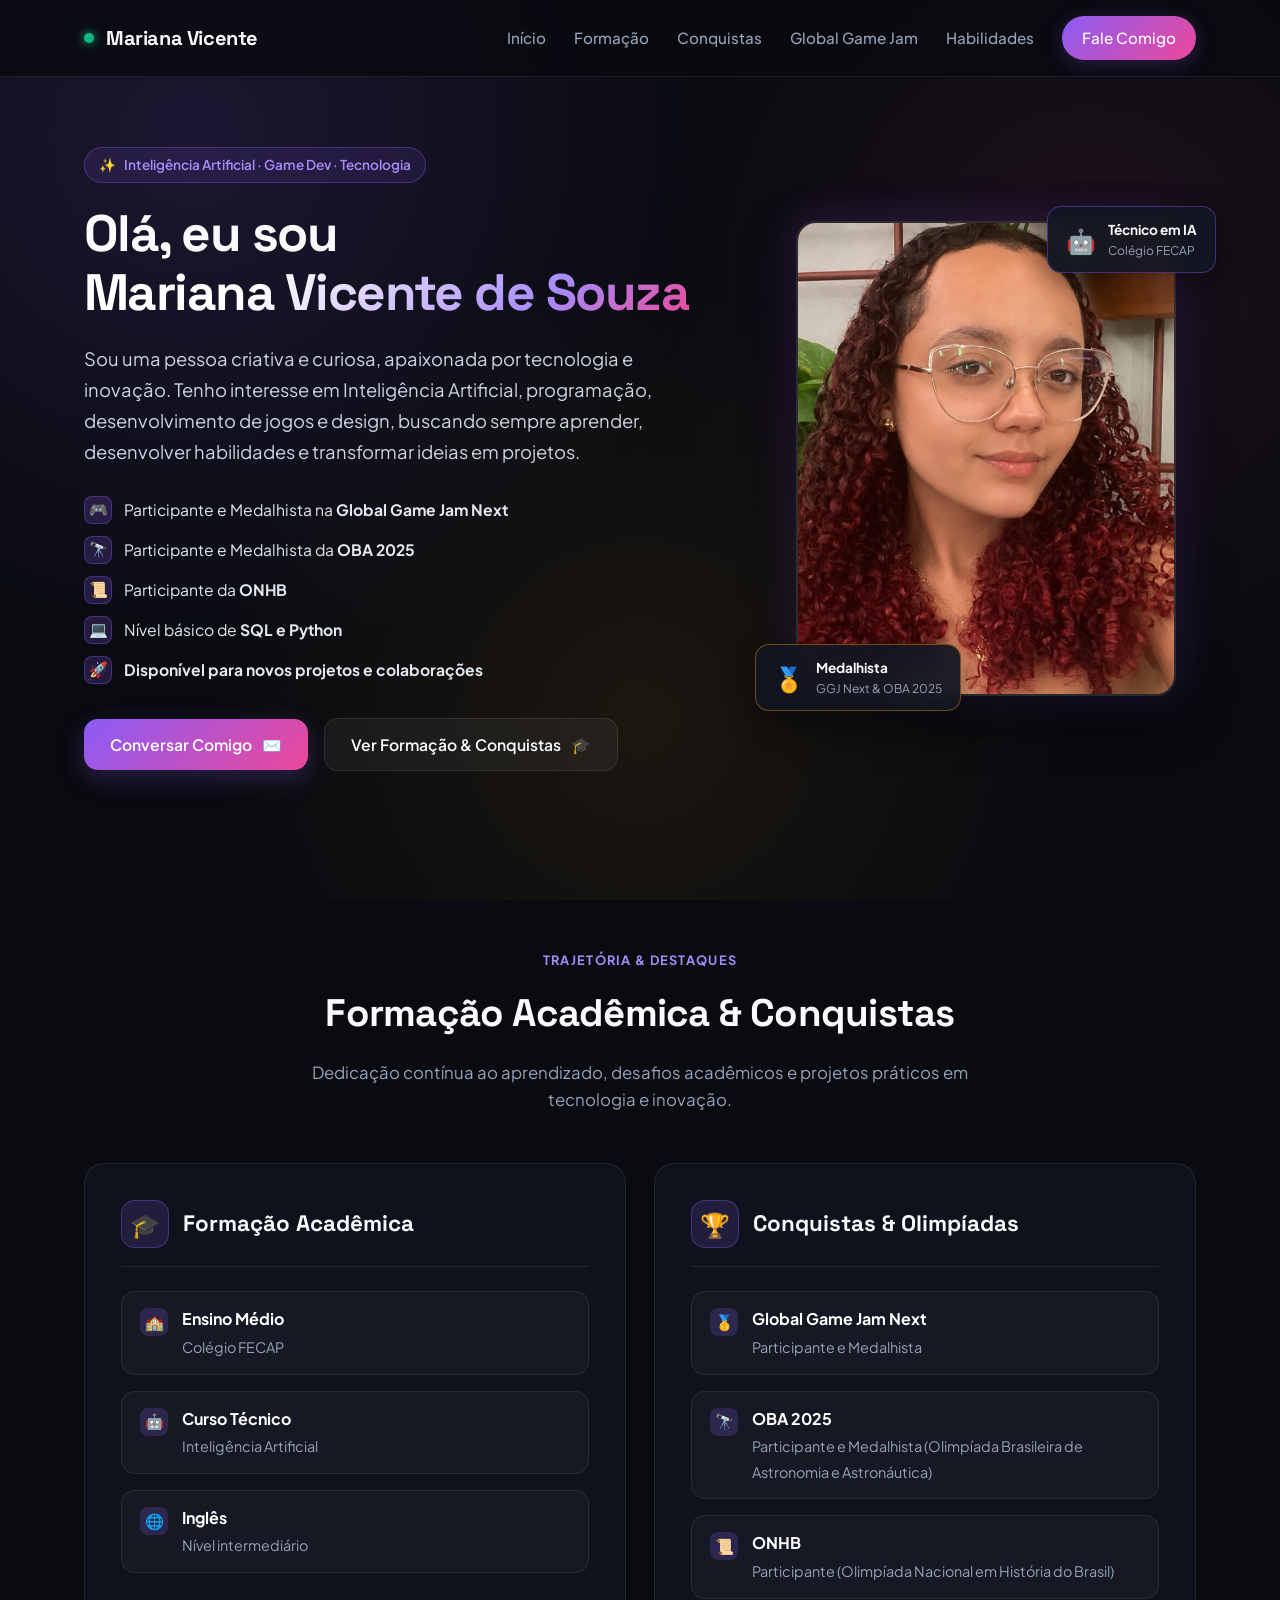
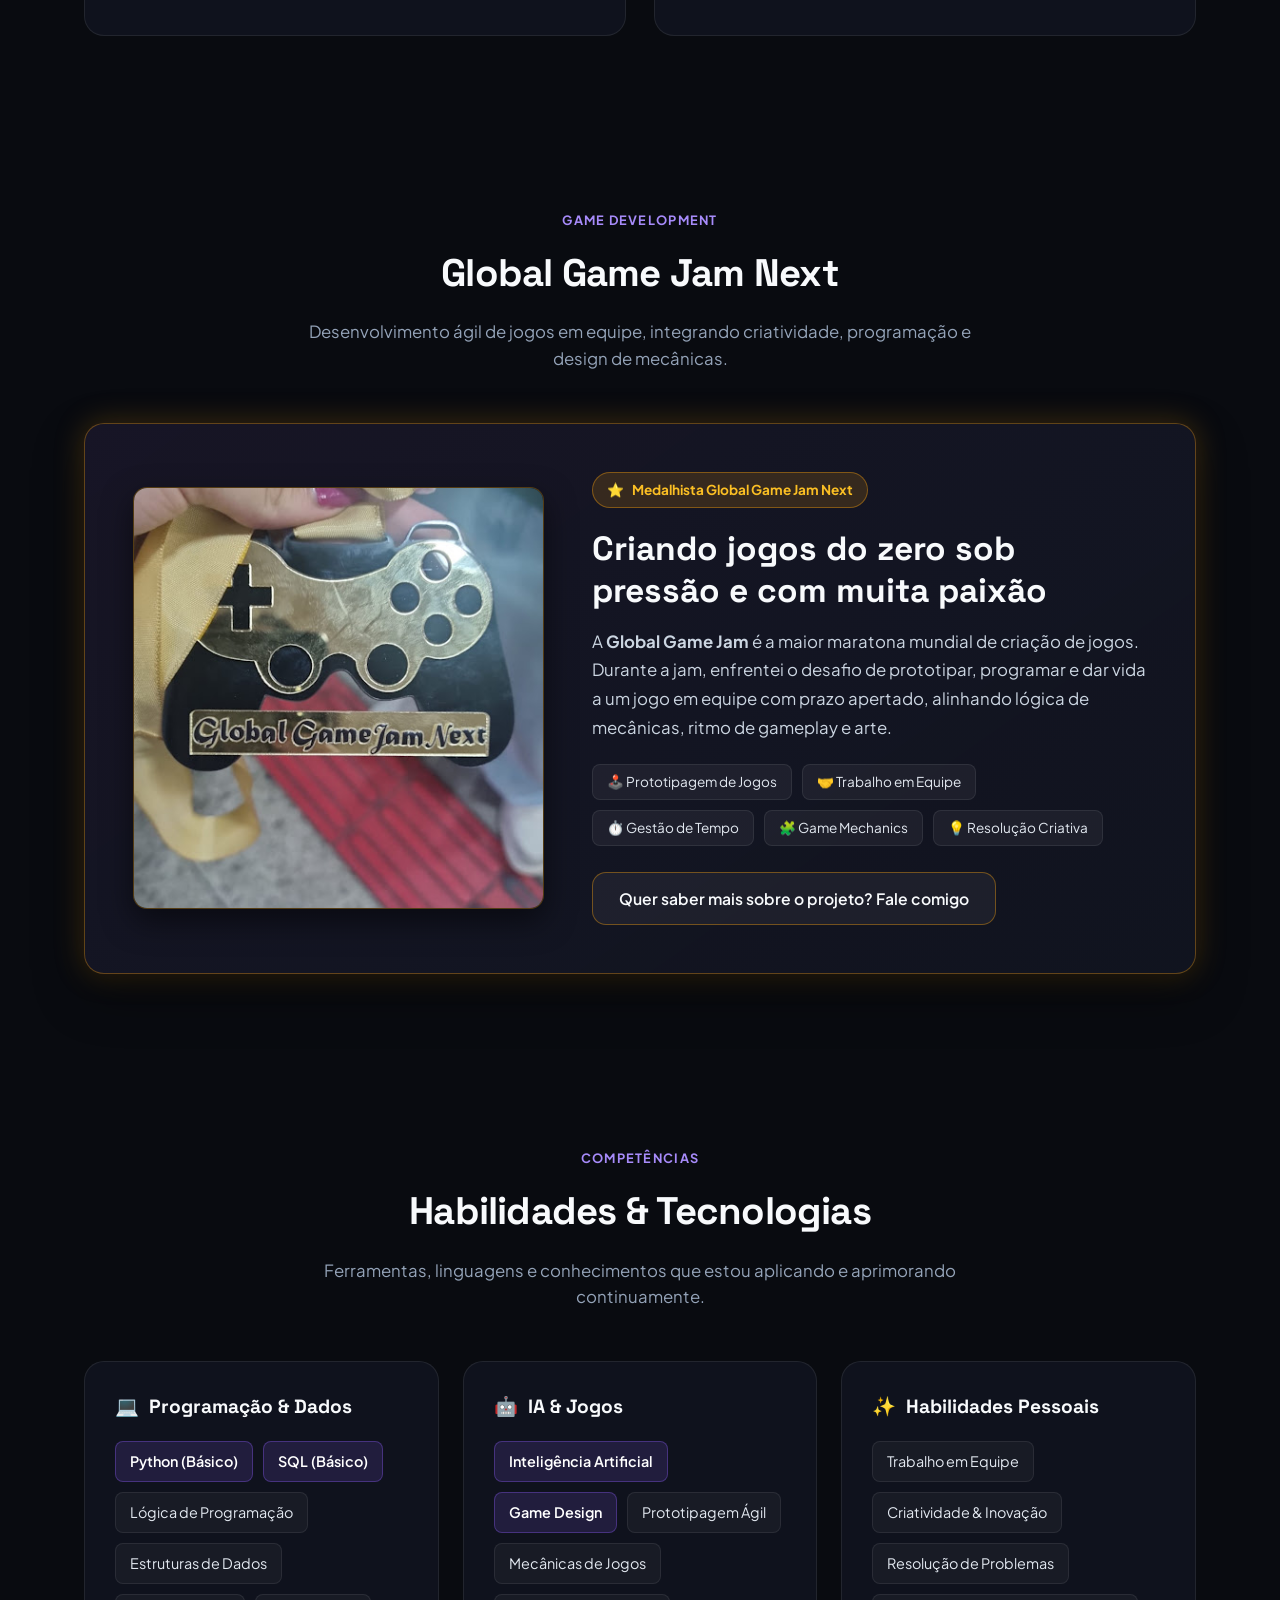
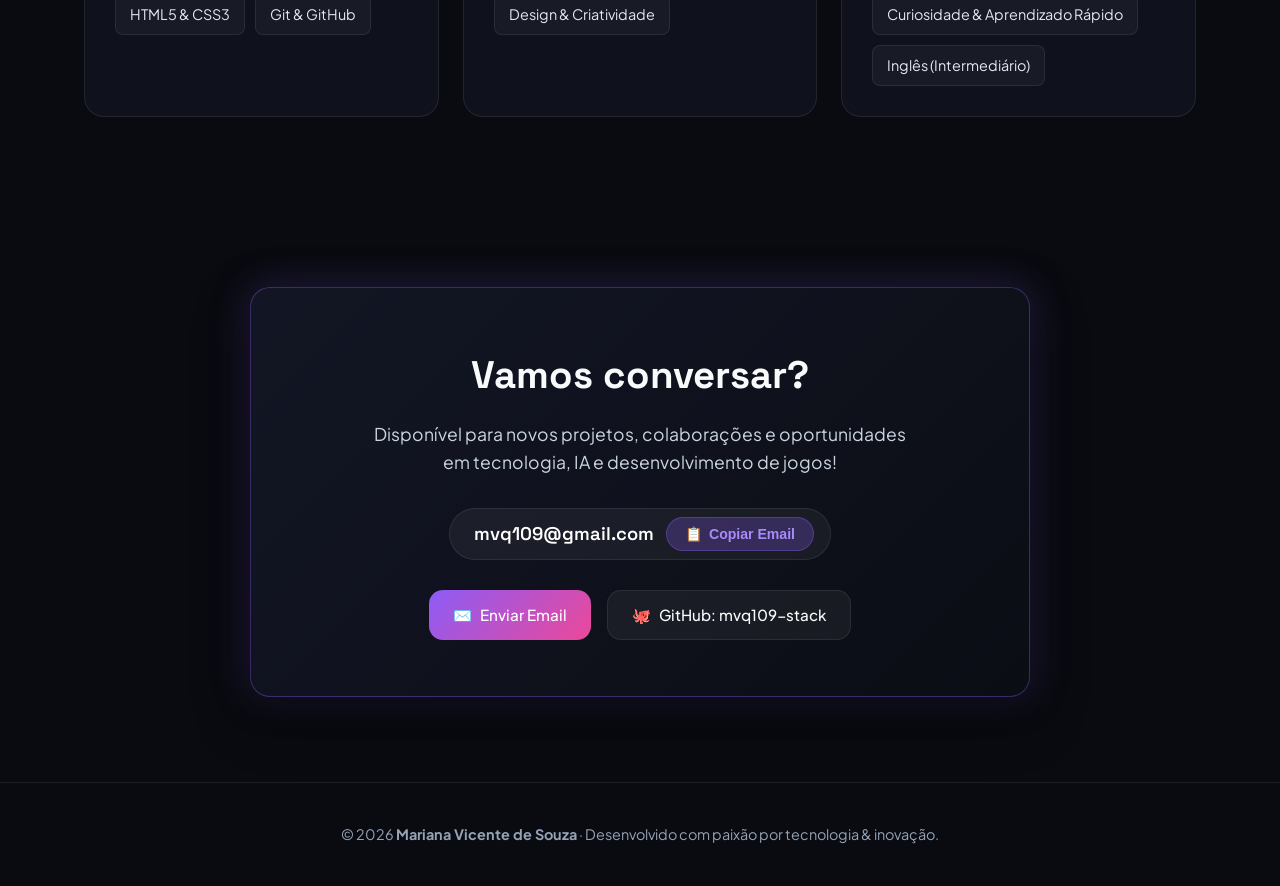
<file: index.html>
<!DOCTYPE html>
<html lang="pt-BR">
<head>
  <meta charset="UTF-8">
  <meta name="viewport" content="width=device-width, initial-scale=1.0">
  <title>Mariana Vicente de Souza | Portfólio</title>
  <meta name="description" content="Portfólio de Mariana Vicente de Souza - Estudante de Inteligência Artificial no Colégio FECAP, Game Dev e medalhista na Global Game Jam Next e OBA.">
  
  <!-- Open Graph -->
  <meta property="og:type" content="website">
  <meta property="og:title" content="Mariana Vicente de Souza | Portfólio">
  <meta property="og:description" content="Sou uma pessoa criativa e curiosa, apaixonada por tecnologia e inovação. Conheça minha formação, habilidades e conquistas.">
  <meta property="og:image" content="assets/mariana.jpg">

  <!-- Favicon -->
  <link rel="icon" type="image/jpeg" href="assets/mariana.jpg">

  <!-- Google Fonts -->
  <link rel="preconnect" href="https://fonts.googleapis.com">
  <link rel="preconnect" href="https://fonts.gstatic.com" crossorigin>
  <link href="https://fonts.googleapis.com/css2?family=Plus+Jakarta+Sans:wght@300;400;500;600;700;800&family=Space+Grotesk:wght@500;600;700&display=swap" rel="stylesheet">

  <style>
    :root {
      --bg: #090b10;
      --bg-card: rgba(18, 22, 34, 0.75);
      --bg-card-hover: rgba(28, 34, 52, 0.9);
      --border: rgba(255, 255, 255, 0.08);
      --border-accent: rgba(139, 92, 246, 0.35);
      --primary: #8b5cf6;
      --primary-light: #a78bfa;
      --primary-glow: rgba(139, 92, 246, 0.25);
      --accent: #ec4899;
      --gold: #f59e0b;
      --gold-glow: rgba(245, 158, 11, 0.25);
      --emerald: #10b981;
      --text: #f8fafc;
      --text-muted: #94a3b8;
      --radius-lg: 20px;
      --radius-md: 14px;
      --radius-sm: 8px;
      --font-heading: 'Space Grotesk', sans-serif;
      --font-body: 'Plus Jakarta Sans', sans-serif;
      --transition: all 0.3s cubic-bezier(0.16, 1, 0.3, 1);
    }

    * {
      margin: 0;
      padding: 0;
      box-sizing: border-box;
    }

    html {
      scroll-behavior: smooth;
      color-scheme: dark;
    }

    body {
      background-color: var(--bg);
      color: var(--text);
      font-family: var(--font-body);
      line-height: 1.6;
      overflow-x: hidden;
      background-image: 
        radial-gradient(circle at 15% 15%, rgba(139, 92, 246, 0.14) 0%, transparent 40%),
        radial-gradient(circle at 85% 30%, rgba(236, 72, 153, 0.09) 0%, transparent 35%),
        radial-gradient(circle at 50% 80%, rgba(245, 158, 11, 0.08) 0%, transparent 45%);
      background-attachment: fixed;
    }

    .container {
      max-width: 1160px;
      margin: 0 auto;
      padding: 0 24px;
    }

    /* Header / Nav */
    header {
      position: sticky;
      top: 0;
      z-index: 100;
      backdrop-filter: blur(16px);
      -webkit-backdrop-filter: blur(16px);
      background: rgba(9, 11, 16, 0.8);
      border-bottom: 1px solid var(--border);
      transition: var(--transition);
    }

    .nav-wrapper {
      display: flex;
      align-items: center;
      justify-content: space-between;
      height: 76px;
    }

    .logo {
      display: flex;
      align-items: center;
      gap: 12px;
      text-decoration: none;
      color: var(--text);
      font-family: var(--font-heading);
      font-size: 1.25rem;
      font-weight: 700;
      letter-spacing: -0.02em;
    }

    .status-dot {
      width: 10px;
      height: 10px;
      background: var(--emerald);
      border-radius: 50%;
      box-shadow: 0 0 10px var(--emerald);
      animation: pulse 2s infinite;
    }

    @keyframes pulse {
      0%, 100% { opacity: 1; transform: scale(1); }
      50% { opacity: 0.6; transform: scale(1.15); }
    }

    .nav-links {
      display: flex;
      align-items: center;
      gap: 28px;
      list-style: none;
    }

    .nav-links a {
      color: var(--text-muted);
      text-decoration: none;
      font-size: 0.95rem;
      font-weight: 500;
      transition: var(--transition);
    }

    .nav-links a:hover {
      color: var(--text);
    }

    .nav-btn {
      display: inline-flex;
      align-items: center;
      gap: 8px;
      padding: 10px 20px;
      border-radius: 999px;
      background: linear-gradient(135deg, var(--primary), var(--accent));
      color: #fff !important;
      text-decoration: none;
      font-size: 0.9rem;
      font-weight: 600;
      box-shadow: 0 4px 20px var(--primary-glow);
      transition: var(--transition);
    }

    .nav-btn:hover {
      transform: translateY(-2px);
      box-shadow: 0 6px 24px rgba(139, 92, 246, 0.4);
    }

    .mobile-menu-btn {
      display: none;
      background: none;
      border: none;
      color: var(--text);
      font-size: 1.5rem;
      cursor: pointer;
    }

    /* Hero Section */
    .hero {
      padding: 70px 0 90px;
      position: relative;
    }

    .hero-grid {
      display: grid;
      grid-template-columns: 1.2fr 0.8fr;
      align-items: center;
      gap: 60px;
    }

    .tag {
      display: inline-flex;
      align-items: center;
      gap: 8px;
      padding: 6px 14px;
      border-radius: 999px;
      background: rgba(139, 92, 246, 0.12);
      border: 1px solid var(--border-accent);
      color: var(--primary-light);
      font-size: 0.85rem;
      font-weight: 600;
      margin-bottom: 22px;
    }

    .hero-title {
      font-family: var(--font-heading);
      font-size: 3.2rem;
      font-weight: 700;
      line-height: 1.15;
      letter-spacing: -0.03em;
      margin-bottom: 20px;
    }

    .gradient-text {
      background: linear-gradient(135deg, #fff 30%, var(--primary-light) 75%, var(--accent) 100%);
      -webkit-background-clip: text;
      -webkit-text-fill-color: transparent;
    }

    .hero-desc {
      font-size: 1.15rem;
      color: #cbd5e1;
      margin-bottom: 28px;
      line-height: 1.7;
    }

    .hero-highlights {
      display: flex;
      flex-direction: column;
      gap: 12px;
      margin-bottom: 34px;
    }

    .highlight-item {
      display: flex;
      align-items: center;
      gap: 12px;
      font-size: 0.98rem;
      color: #e2e8f0;
    }

    .highlight-icon {
      width: 28px;
      height: 28px;
      display: flex;
      align-items: center;
      justify-content: center;
      background: rgba(139, 92, 246, 0.2);
      border: 1px solid var(--border-accent);
      border-radius: 8px;
      font-size: 0.95rem;
      flex-shrink: 0;
    }

    .hero-actions {
      display: flex;
      align-items: center;
      gap: 16px;
      flex-wrap: wrap;
    }

    .btn {
      display: inline-flex;
      align-items: center;
      justify-content: center;
      gap: 10px;
      padding: 13px 26px;
      border-radius: var(--radius-md);
      font-weight: 600;
      font-size: 0.98rem;
      text-decoration: none;
      transition: var(--transition);
      cursor: pointer;
    }

    .btn-primary {
      background: linear-gradient(135deg, var(--primary), var(--accent));
      color: #fff;
      box-shadow: 0 8px 24px var(--primary-glow);
      border: none;
    }

    .btn-primary:hover {
      transform: translateY(-2px);
      box-shadow: 0 12px 30px rgba(139, 92, 246, 0.45);
    }

    .btn-secondary {
      background: rgba(255, 255, 255, 0.05);
      border: 1px solid var(--border);
      color: var(--text);
    }

    .btn-secondary:hover {
      background: rgba(255, 255, 255, 0.1);
      border-color: rgba(255, 255, 255, 0.2);
      transform: translateY(-2px);
    }

    /* Hero Photo Card */
    .hero-photo-wrap {
      position: relative;
      display: flex;
      justify-content: center;
    }

    .photo-frame {
      position: relative;
      width: 100%;
      max-width: 380px;
      aspect-ratio: 4/5;
      border-radius: var(--radius-lg);
      overflow: hidden;
      border: 2px solid rgba(255, 255, 255, 0.12);
      box-shadow: 0 20px 50px rgba(0, 0, 0, 0.5), 0 0 40px var(--primary-glow);
    }

    .photo-frame img {
      width: 100%;
      height: 100%;
      object-fit: cover;
      transition: transform 0.5s ease;
    }

    .photo-frame:hover img {
      transform: scale(1.04);
    }

    .floating-card {
      position: absolute;
      background: rgba(18, 22, 34, 0.92);
      backdrop-filter: blur(12px);
      border: 1px solid var(--border);
      border-radius: var(--radius-md);
      padding: 12px 18px;
      display: flex;
      align-items: center;
      gap: 12px;
      box-shadow: 0 10px 30px rgba(0, 0, 0, 0.4);
      animation: float 4s ease-in-out infinite alternate;
      z-index: 2;
    }

    .card-top {
      top: -15px;
      right: -20px;
      border-color: rgba(139, 92, 246, 0.4);
    }

    .card-bottom {
      bottom: -15px;
      left: -20px;
      border-color: rgba(245, 158, 11, 0.4);
      animation-delay: -2s;
    }

    @keyframes float {
      from { transform: translateY(0); }
      to { transform: translateY(-8px); }
    }

    .floating-icon {
      font-size: 1.5rem;
    }

    .floating-text-title {
      font-size: 0.85rem;
      font-weight: 700;
      color: var(--text);
    }

    .floating-text-sub {
      font-size: 0.75rem;
      color: var(--text-muted);
    }

    /* Section Styles */
    section {
      padding: 85px 0;
    }

    .section-header {
      text-align: center;
      max-width: 680px;
      margin: 0 auto 50px;
    }

    .section-tag {
      display: inline-block;
      text-transform: uppercase;
      font-size: 0.8rem;
      font-weight: 700;
      letter-spacing: 0.1em;
      color: var(--primary-light);
      margin-bottom: 12px;
    }

    .section-title {
      font-family: var(--font-heading);
      font-size: 2.4rem;
      font-weight: 700;
      letter-spacing: -0.02em;
      margin-bottom: 16px;
    }

    .section-desc {
      color: var(--text-muted);
      font-size: 1.05rem;
    }

    /* Formação & Conquistas Grid */
    .edu-grid {
      display: grid;
      grid-template-columns: repeat(2, 1fr);
      gap: 28px;
    }

    .info-card {
      background: var(--bg-card);
      border: 1px solid var(--border);
      border-radius: var(--radius-lg);
      padding: 36px;
      transition: var(--transition);
      position: relative;
      overflow: hidden;
    }

    .info-card:hover {
      background: var(--bg-card-hover);
      border-color: var(--border-accent);
      transform: translateY(-4px);
      box-shadow: 0 16px 36px rgba(0, 0, 0, 0.35);
    }

    .info-card-header {
      display: flex;
      align-items: center;
      gap: 14px;
      margin-bottom: 24px;
      padding-bottom: 18px;
      border-bottom: 1px solid var(--border);
    }

    .info-card-icon {
      width: 48px;
      height: 48px;
      border-radius: var(--radius-md);
      background: rgba(139, 92, 246, 0.15);
      border: 1px solid var(--border-accent);
      display: flex;
      align-items: center;
      justify-content: center;
      font-size: 1.5rem;
    }

    .info-card-title {
      font-family: var(--font-heading);
      font-size: 1.4rem;
      font-weight: 700;
    }

    .info-list {
      list-style: none;
      display: flex;
      flex-direction: column;
      gap: 16px;
    }

    .info-list-item {
      display: flex;
      align-items: flex-start;
      gap: 14px;
      padding: 14px 18px;
      background: rgba(255, 255, 255, 0.03);
      border: 1px solid var(--border);
      border-radius: var(--radius-md);
      transition: var(--transition);
    }

    .info-list-item:hover {
      background: rgba(255, 255, 255, 0.06);
      border-color: rgba(255, 255, 255, 0.15);
      transform: translateX(4px);
    }

    .item-bullet {
      width: 28px;
      height: 28px;
      border-radius: 8px;
      background: rgba(139, 92, 246, 0.2);
      display: flex;
      align-items: center;
      justify-content: center;
      font-size: 0.95rem;
      flex-shrink: 0;
      margin-top: 2px;
    }

    .item-content strong {
      display: block;
      color: #fff;
      font-size: 1rem;
      margin-bottom: 2px;
    }

    .item-content span {
      color: var(--text-muted);
      font-size: 0.9rem;
    }

    /* Game Jam Feature */
    .gamejam-card {
      background: linear-gradient(145deg, rgba(28, 25, 45, 0.75), rgba(18, 22, 34, 0.85));
      border: 1px solid rgba(245, 158, 11, 0.35);
      border-radius: var(--radius-lg);
      padding: 48px;
      display: grid;
      grid-template-columns: 0.85fr 1.15fr;
      gap: 48px;
      align-items: center;
      box-shadow: 0 20px 50px rgba(0, 0, 0, 0.4), 0 0 30px var(--gold-glow);
      position: relative;
      overflow: hidden;
    }

    .gamejam-media {
      position: relative;
      border-radius: var(--radius-md);
      overflow: hidden;
      border: 1px solid rgba(245, 158, 11, 0.3);
      background: #0d1017;
      box-shadow: 0 12px 30px rgba(0, 0, 0, 0.5);
    }

    .gamejam-media img {
      width: 100%;
      height: auto;
      max-height: 420px;
      object-fit: cover;
      display: block;
      transition: transform 0.5s ease;
    }

    .gamejam-media:hover img {
      transform: scale(1.03);
    }

    .gamejam-badge {
      display: inline-flex;
      align-items: center;
      gap: 8px;
      padding: 6px 14px;
      border-radius: 999px;
      background: rgba(245, 158, 11, 0.15);
      border: 1px solid rgba(245, 158, 11, 0.4);
      color: #fbbf24;
      font-size: 0.85rem;
      font-weight: 700;
      margin-bottom: 20px;
    }

    .gamejam-title {
      font-family: var(--font-heading);
      font-size: 2.1rem;
      font-weight: 700;
      margin-bottom: 16px;
      line-height: 1.25;
    }

    .gamejam-desc {
      color: #cbd5e1;
      font-size: 1.05rem;
      margin-bottom: 22px;
      line-height: 1.7;
    }

    .gamejam-skills {
      display: flex;
      flex-wrap: wrap;
      gap: 10px;
      margin-bottom: 26px;
    }

    .jam-skill {
      background: rgba(255, 255, 255, 0.05);
      border: 1px solid var(--border);
      border-radius: var(--radius-sm);
      padding: 6px 14px;
      font-size: 0.85rem;
      color: #e2e8f0;
    }

    /* Skills Badges */
    .skills-grid {
      display: grid;
      grid-template-columns: repeat(auto-fit, minmax(260px, 1fr));
      gap: 24px;
    }

    .skill-category {
      background: var(--bg-card);
      border: 1px solid var(--border);
      border-radius: var(--radius-lg);
      padding: 30px;
      transition: var(--transition);
    }

    .skill-category:hover {
      background: var(--bg-card-hover);
      border-color: var(--border-accent);
      transform: translateY(-4px);
    }

    .skill-cat-title {
      font-family: var(--font-heading);
      font-size: 1.2rem;
      font-weight: 700;
      margin-bottom: 18px;
      display: flex;
      align-items: center;
      gap: 10px;
    }

    .skill-tags {
      display: flex;
      flex-wrap: wrap;
      gap: 10px;
    }

    .skill-badge {
      background: rgba(255, 255, 255, 0.04);
      border: 1px solid var(--border);
      padding: 8px 14px;
      border-radius: var(--radius-sm);
      font-size: 0.9rem;
      color: #e2e8f0;
      transition: var(--transition);
    }

    .skill-badge.featured {
      background: rgba(139, 92, 246, 0.15);
      border-color: var(--border-accent);
      color: #fff;
      font-weight: 600;
    }

    .skill-badge:hover {
      background: rgba(139, 92, 246, 0.25);
      border-color: var(--primary-light);
      color: #fff;
    }

    /* Contact Section */
    .contact-box {
      background: linear-gradient(135deg, rgba(20, 24, 38, 0.92), rgba(12, 14, 22, 0.96));
      border: 1px solid var(--border-accent);
      border-radius: var(--radius-lg);
      padding: 56px 40px;
      text-align: center;
      max-width: 780px;
      margin: 0 auto;
      box-shadow: 0 20px 50px rgba(0, 0, 0, 0.5), 0 0 40px var(--primary-glow);
    }

    .contact-title {
      font-family: var(--font-heading);
      font-size: 2.4rem;
      font-weight: 700;
      margin-bottom: 14px;
    }

    .contact-desc {
      color: #cbd5e1;
      font-size: 1.1rem;
      margin-bottom: 32px;
      max-width: 560px;
      margin-left: auto;
      margin-right: auto;
    }

    .email-container {
      display: inline-flex;
      align-items: center;
      gap: 12px;
      background: rgba(255, 255, 255, 0.05);
      border: 1px solid var(--border);
      padding: 8px 16px 8px 24px;
      border-radius: 999px;
      margin-bottom: 30px;
      max-width: 100%;
      flex-wrap: wrap;
      justify-content: center;
    }

    .email-text {
      font-family: 'Space Grotesk', monospace;
      font-size: 1.15rem;
      color: #fff;
      font-weight: 600;
    }

    .copy-btn {
      background: rgba(139, 92, 246, 0.25);
      border: 1px solid var(--border-accent);
      color: var(--primary-light);
      padding: 8px 18px;
      border-radius: 999px;
      font-size: 0.88rem;
      font-weight: 600;
      cursor: pointer;
      transition: var(--transition);
      display: inline-flex;
      align-items: center;
      gap: 6px;
    }

    .copy-btn:hover {
      background: var(--primary);
      color: #fff;
    }

    .social-links {
      display: flex;
      justify-content: center;
      gap: 16px;
      flex-wrap: wrap;
    }

    .social-btn {
      display: inline-flex;
      align-items: center;
      gap: 8px;
      padding: 12px 24px;
      border-radius: var(--radius-md);
      background: rgba(255, 255, 255, 0.05);
      border: 1px solid var(--border);
      color: var(--text);
      text-decoration: none;
      font-size: 0.95rem;
      font-weight: 500;
      transition: var(--transition);
    }

    .social-btn:hover {
      background: rgba(255, 255, 255, 0.12);
      border-color: rgba(255, 255, 255, 0.3);
      transform: translateY(-2px);
    }

    /* Footer */
    footer {
      border-top: 1px solid var(--border);
      padding: 40px 0;
      text-align: center;
      color: var(--text-muted);
      font-size: 0.9rem;
    }

    .toast {
      position: fixed;
      bottom: 24px;
      right: 24px;
      background: var(--emerald);
      color: #fff;
      padding: 12px 24px;
      border-radius: 999px;
      font-weight: 600;
      font-size: 0.9rem;
      box-shadow: 0 10px 25px rgba(16, 185, 129, 0.4);
      opacity: 0;
      transform: translateY(20px);
      transition: var(--transition);
      pointer-events: none;
      z-index: 1000;
    }

    .toast.show {
      opacity: 1;
      transform: translateY(0);
    }

    /* Responsive */
    @media (max-width: 968px) {
      .hero-grid {
        grid-template-columns: 1fr;
        text-align: center;
        gap: 50px;
      }

      .hero-desc {
        margin-left: auto;
        margin-right: auto;
      }

      .hero-highlights {
        align-items: center;
      }

      .hero-actions {
        justify-content: center;
      }

      .photo-frame {
        max-width: 320px;
      }

      .edu-grid {
        grid-template-columns: 1fr;
      }

      .gamejam-card {
        grid-template-columns: 1fr;
        padding: 32px;
      }
    }

    @media (max-width: 768px) {
      .hero-title {
        font-size: 2.5rem;
      }

      .nav-links {
        display: none;
      }

      .nav-links.active {
        display: flex;
        flex-direction: column;
        position: absolute;
        top: 76px;
        left: 0;
        right: 0;
        background: rgba(9, 11, 16, 0.98);
        padding: 24px;
        border-bottom: 1px solid var(--border);
        gap: 20px;
      }

      .mobile-menu-btn {
        display: block;
      }

      .card-top, .card-bottom {
        display: none;
      }

      .contact-box {
        padding: 40px 24px;
      }
    }
  </style>
</head>
<body>

  <!-- Header -->
  <header>
    <div class="container nav-wrapper">
      <a href="#" class="logo">
        <span class="status-dot"></span>
        Mariana Vicente
      </a>

      <button class="mobile-menu-btn" id="menuToggle" aria-label="Abrir menu">☰</button>

      <ul class="nav-links" id="navLinks">
        <li><a href="#inicio">Início</a></li>
        <li><a href="#formacao">Formação</a></li>
        <li><a href="#conquistas">Conquistas</a></li>
        <li><a href="#gamejam">Global Game Jam</a></li>
        <li><a href="#habilidades">Habilidades</a></li>
        <li><a href="#contato" class="nav-btn">Fale Comigo</a></li>
      </ul>
    </div>
  </header>

  <!-- Hero Section -->
  <section class="hero" id="inicio">
    <div class="container hero-grid">
      <div class="hero-content">
        <div class="tag">
          <span>✨</span> Inteligência Artificial · Game Dev · Tecnologia
        </div>
        <h1 class="hero-title">
          Olá, eu sou <br>
          <span class="gradient-text">Mariana Vicente de Souza</span>
        </h1>
        <p class="hero-desc">
          Sou uma pessoa criativa e curiosa, apaixonada por tecnologia e inovação. Tenho interesse em Inteligência Artificial, programação, desenvolvimento de jogos e design, buscando sempre aprender, desenvolver habilidades e transformar ideias em projetos.
        </p>

        <div class="hero-highlights">
          <div class="highlight-item">
            <span class="highlight-icon">🎮</span>
            <span>Participante e Medalhista na <strong>Global Game Jam Next</strong></span>
          </div>
          <div class="highlight-item">
            <span class="highlight-icon">🔭</span>
            <span>Participante e Medalhista da <strong>OBA 2025</strong></span>
          </div>
          <div class="highlight-item">
            <span class="highlight-icon">📜</span>
            <span>Participante da <strong>ONHB</strong></span>
          </div>
          <div class="highlight-item">
            <span class="highlight-icon">💻</span>
            <span>Nível básico de <strong>SQL e Python</strong></span>
          </div>
          <div class="highlight-item">
            <span class="highlight-icon">🚀</span>
            <span><strong>Disponível para novos projetos e colaborações</strong></span>
          </div>
        </div>

        <div class="hero-actions">
          <a href="#contato" class="btn btn-primary">
            <span>Conversar Comigo</span>
            <span>✉️</span>
          </a>
          <a href="#formacao" class="btn btn-secondary">
            <span>Ver Formação & Conquistas</span>
            <span>🎓</span>
          </a>
        </div>
      </div>

      <div class="hero-photo-wrap">
        <div class="photo-frame">
          <img src="assets/mariana.jpg" alt="Foto de Mariana Vicente de Souza" loading="eager">
        </div>

        <!-- Floating Info Cards -->
        <div class="floating-card card-top">
          <span class="floating-icon">🤖</span>
          <div>
            <div class="floating-text-title">Técnico em IA</div>
            <div class="floating-text-sub">Colégio FECAP</div>
          </div>
        </div>

        <div class="floating-card card-bottom">
          <span class="floating-icon">🏅</span>
          <div>
            <div class="floating-text-title">Medalhista</div>
            <div class="floating-text-sub">GGJ Next & OBA 2025</div>
          </div>
        </div>
      </div>
    </div>
  </section>

  <!-- Formação e Conquistas Section -->
  <section id="formacao">
    <div class="container">
      <div class="section-header">
        <span class="section-tag">Trajetória & Destaques</span>
        <h2 class="section-title">Formação Acadêmica & Conquistas</h2>
        <p class="section-desc">
          Dedicação contínua ao aprendizado, desafios acadêmicos e projetos práticos em tecnologia e inovação.
        </p>
      </div>

      <div class="edu-grid">
        <!-- Formação Acadêmica -->
        <div class="info-card">
          <div class="info-card-header">
            <div class="info-card-icon">🎓</div>
            <h3 class="info-card-title">Formação Acadêmica</h3>
          </div>
          <ul class="info-list">
            <li class="info-list-item">
              <span class="item-bullet">🏫</span>
              <div class="item-content">
                <strong>Ensino Médio</strong>
                <span>Colégio FECAP</span>
              </div>
            </li>
            <li class="info-list-item">
              <span class="item-bullet">🤖</span>
              <div class="item-content">
                <strong>Curso Técnico</strong>
                <span>Inteligência Artificial</span>
              </div>
            </li>
            <li class="info-list-item">
              <span class="item-bullet">🌐</span>
              <div class="item-content">
                <strong>Inglês</strong>
                <span>Nível intermediário</span>
              </div>
            </li>
          </ul>
        </div>

        <!-- Conquistas & Olimpíadas -->
        <div class="info-card" id="conquistas">
          <div class="info-card-header">
            <div class="info-card-icon">🏆</div>
            <h3 class="info-card-title">Conquistas & Olimpíadas</h3>
          </div>
          <ul class="info-list">
            <li class="info-list-item">
              <span class="item-bullet">🥇</span>
              <div class="item-content">
                <strong>Global Game Jam Next</strong>
                <span>Participante e Medalhista</span>
              </div>
            </li>
            <li class="info-list-item">
              <span class="item-bullet">🔭</span>
              <div class="item-content">
                <strong>OBA 2025</strong>
                <span>Participante e Medalhista (Olimpíada Brasileira de Astronomia e Astronáutica)</span>
              </div>
            </li>
            <li class="info-list-item">
              <span class="item-bullet">📜</span>
              <div class="item-content">
                <strong>ONHB</strong>
                <span>Participante (Olimpíada Nacional em História do Brasil)</span>
              </div>
            </li>
          </ul>
        </div>
      </div>
    </div>
  </section>

  <!-- Game Jam Spotlight Section -->
  <section id="gamejam">
    <div class="container">
      <div class="section-header">
        <span class="section-tag">Game Development</span>
        <h2 class="section-title">Global Game Jam Next</h2>
        <p class="section-desc">
          Desenvolvimento ágil de jogos em equipe, integrando criatividade, programação e design de mecânicas.
        </p>
      </div>

      <div class="gamejam-card">
        <div class="gamejam-media">
          <img src="assets/gamejam.png" alt="Medalha Global Game Jam Next de Mariana Vicente de Souza">
        </div>

        <div class="gamejam-info">
          <div class="gamejam-badge">
            <span>⭐</span> Medalhista Global Game Jam Next
          </div>
          <h3 class="gamejam-title">Criando jogos do zero sob pressão e com muita paixão</h3>
          <p class="gamejam-desc">
            A <strong>Global Game Jam</strong> é a maior maratona mundial de criação de jogos. Durante a jam, enfrentei o desafio de prototipar, programar e dar vida a um jogo em equipe com prazo apertado, alinhando lógica de mecânicas, ritmo de gameplay e arte.
          </p>

          <div class="gamejam-skills">
            <span class="jam-skill">🕹️ Prototipagem de Jogos</span>
            <span class="jam-skill">🤝 Trabalho em Equipe</span>
            <span class="jam-skill">⏱️ Gestão de Tempo</span>
            <span class="jam-skill">🧩 Game Mechanics</span>
            <span class="jam-skill">💡 Resolução Criativa</span>
          </div>

          <a href="#contato" class="btn btn-secondary" style="border-color: rgba(245, 158, 11, 0.4);">
            <span>Quer saber mais sobre o projeto? Fale comigo</span>
          </a>
        </div>
      </div>
    </div>
  </section>

  <!-- Habilidades Section -->
  <section id="habilidades">
    <div class="container">
      <div class="section-header">
        <span class="section-tag">Competências</span>
        <h2 class="section-title">Habilidades & Tecnologias</h2>
        <p class="section-desc">
          Ferramentas, linguagens e conhecimentos que estou aplicando e aprimorando continuamente.
        </p>
      </div>

      <div class="skills-grid">
        <div class="skill-category">
          <h3 class="skill-cat-title"><span>💻</span> Programação & Dados</h3>
          <div class="skill-tags">
            <span class="skill-badge featured">Python (Básico)</span>
            <span class="skill-badge featured">SQL (Básico)</span>
            <span class="skill-badge">Lógica de Programação</span>
            <span class="skill-badge">Estruturas de Dados</span>
            <span class="skill-badge">HTML5 & CSS3</span>
            <span class="skill-badge">Git & GitHub</span>
          </div>
        </div>

        <div class="skill-category">
          <h3 class="skill-cat-title"><span>🤖</span> IA & Jogos</h3>
          <div class="skill-tags">
            <span class="skill-badge featured">Inteligência Artificial</span>
            <span class="skill-badge featured">Game Design</span>
            <span class="skill-badge">Prototipagem Ágil</span>
            <span class="skill-badge">Mecânicas de Jogos</span>
            <span class="skill-badge">Design & Criatividade</span>
          </div>
        </div>

        <div class="skill-category">
          <h3 class="skill-cat-title"><span>✨</span> Habilidades Pessoais</h3>
          <div class="skill-tags">
            <span class="skill-badge">Trabalho em Equipe</span>
            <span class="skill-badge">Criatividade & Inovação</span>
            <span class="skill-badge">Resolução de Problemas</span>
            <span class="skill-badge">Curiosidade & Aprendizado Rápido</span>
            <span class="skill-badge">Inglês (Intermediário)</span>
          </div>
        </div>
      </div>
    </div>
  </section>

  <!-- Contato Section -->
  <section id="contato">
    <div class="container">
      <div class="contact-box">
        <h2 class="contact-title">Vamos conversar?</h2>
        <p class="contact-desc">
          Disponível para novos projetos, colaborações e oportunidades em tecnologia, IA e desenvolvimento de jogos!
        </p>

        <div class="email-container">
          <span class="email-text">mvq109@gmail.com</span>
          <button class="copy-btn" id="copyEmailBtn" onclick="copyEmail()">
            <span>📋</span> Copiar Email
          </button>
        </div>

        <div class="social-links">
          <a href="mailto:mvq109@gmail.com" class="social-btn" style="background: linear-gradient(135deg, var(--primary), var(--accent)); color: white; border: none;">
            <span>✉️</span> Enviar Email
          </a>
          <a href="https://github.com/mvq109-stack" target="_blank" rel="noopener noreferrer" class="social-btn">
            <span>🐙</span> GitHub: mvq109-stack
          </a>
        </div>
      </div>
    </div>
  </section>

  <!-- Footer -->
  <footer>
    <div class="container">
      <p>© 2026 <strong>Mariana Vicente de Souza</strong> · Desenvolvido com paixão por tecnologia & inovação.</p>
    </div>
  </footer>

  <!-- Toast notification -->
  <div class="toast" id="toast">Email copiado para a área de transferência!</div>

  <script>
    // Toggle mobile menu
    const menuToggle = document.getElementById('menuToggle');
    const navLinks = document.getElementById('navLinks');

    menuToggle.addEventListener('click', () => {
      navLinks.classList.toggle('active');
    });

    // Close menu when clicking link
    document.querySelectorAll('.nav-links a').forEach(link => {
      link.addEventListener('click', () => {
        navLinks.classList.remove('active');
      });
    });

    // Copy Email Function
    function copyEmail() {
      const email = 'mvq109@gmail.com';
      navigator.clipboard.writeText(email).then(() => {
        const toast = document.getElementById('toast');
        toast.classList.add('show');
        setTimeout(() => {
          toast.classList.remove('show');
        }, 3000);
      }).catch(err => {
        window.location.href = 'mailto:' + email;
      });
    }
  </script>
</body>
</html>
</file>
